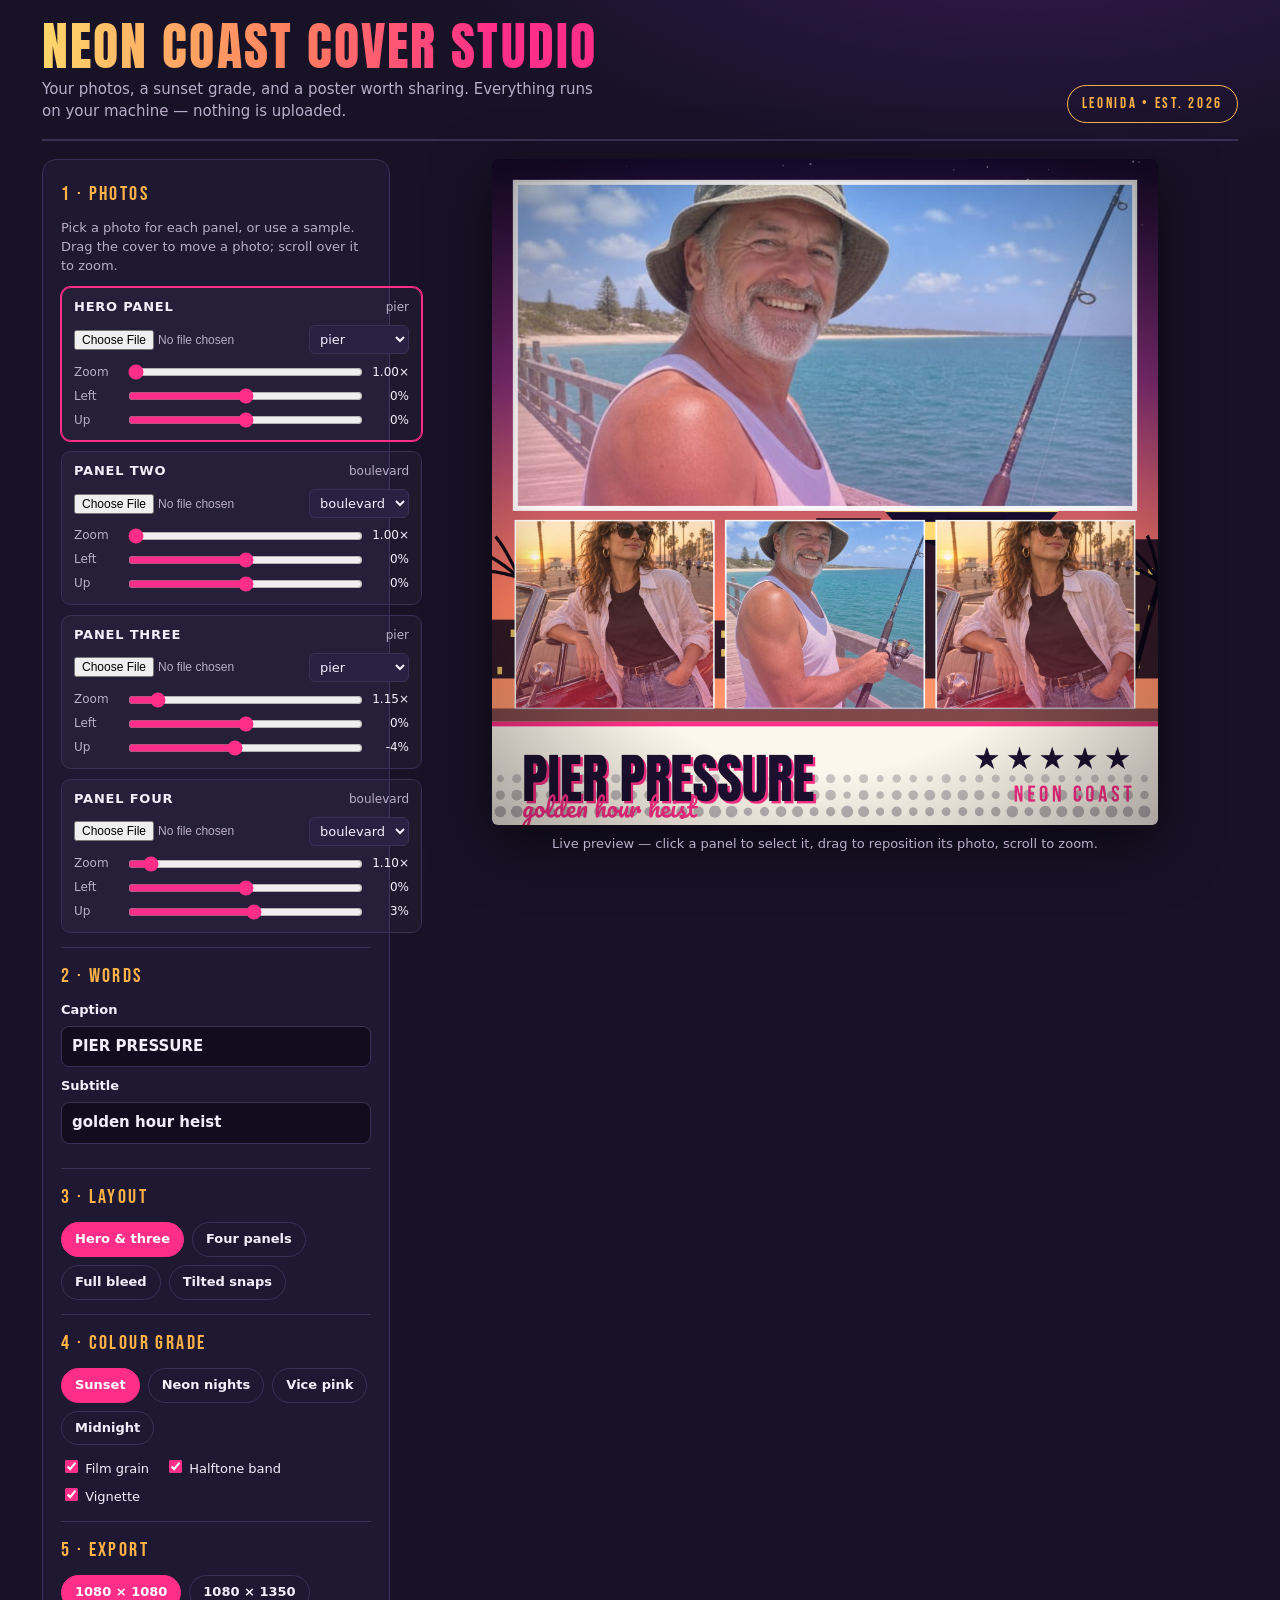
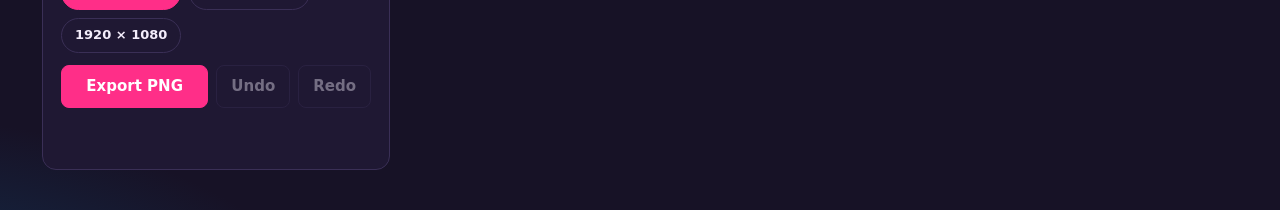
<file: app/index.html>
<!doctype html>
<html lang="en">
<head>
<meta charset="utf-8">
<meta name="viewport" content="width=device-width, initial-scale=1">
<title>Neon Coast Cover Studio</title>
<link rel="icon" href="data:,">
<link rel="stylesheet" href="./style.css">
</head>
<body>
<div class="shell">
  <header class="masthead">
    <div>
      <h1>Neon Coast Cover Studio</h1>
      <p class="tagline">Your photos, a sunset grade, and a poster worth sharing. Everything runs on your machine — nothing is uploaded.</p>
    </div>
    <div class="badge" aria-hidden="true">LEONIDA&nbsp;•&nbsp;EST.&nbsp;2026</div>
  </header>

  <div class="workbench">
    <aside class="panel" aria-label="Cover controls">
      <section class="group">
        <h2>1 · Photos</h2>
        <p class="hint">Pick a photo for each panel, or use a sample. Drag the cover to move a photo; scroll over it to zoom.</p>
        <div class="slots" id="slots"></div>
      </section>

      <section class="group">
        <h2>2 · Words</h2>
        <label class="field">Caption
          <input id="caption" type="text" maxlength="32" value="PIER PRESSURE" autocomplete="off">
        </label>
        <label class="field">Subtitle
          <input id="subtitle" type="text" maxlength="48" value="golden hour heist" autocomplete="off">
        </label>
      </section>

      <section class="group">
        <h2>3 · Layout</h2>
        <div class="choices" id="layouts">
          <button type="button" data-layout="hero" class="choice active">Hero &amp; three</button>
          <button type="button" data-layout="grid4" class="choice">Four panels</button>
          <button type="button" data-layout="fullbleed" class="choice">Full bleed</button>
          <button type="button" data-layout="tilted" class="choice">Tilted snaps</button>
        </div>
      </section>

      <section class="group">
        <h2>4 · Colour grade</h2>
        <div class="choices" id="grades">
          <button type="button" data-grade="sunset" class="choice active">Sunset</button>
          <button type="button" data-grade="neon" class="choice">Neon nights</button>
          <button type="button" data-grade="vice" class="choice">Vice pink</button>
          <button type="button" data-grade="midnight" class="choice">Midnight</button>
        </div>
        <div class="toggles">
          <label><input id="fx-grain" type="checkbox" checked> Film grain</label>
          <label><input id="fx-halftone" type="checkbox" checked> Halftone band</label>
          <label><input id="fx-vignette" type="checkbox" checked> Vignette</label>
        </div>
      </section>

      <section class="group">
        <h2>5 · Export</h2>
        <div class="choices" id="sizes">
          <button type="button" data-size="1080x1080" class="choice active">1080 × 1080</button>
          <button type="button" data-size="1080x1350" class="choice">1080 × 1350</button>
          <button type="button" data-size="1920x1080" class="choice">1920 × 1080</button>
        </div>
        <div class="actions">
          <button id="export" type="button" class="primary">Export PNG</button>
          <button id="undo" type="button">Undo</button>
          <button id="redo" type="button">Redo</button>
        </div>
        <p id="status" class="status" role="status"></p>
      </section>
    </aside>

    <main class="stage-wrap">
      <canvas id="stage" width="1080" height="1080" aria-label="The cover preview"></canvas>
      <p class="stage-note">Live preview — click a panel to select it, drag to reposition its photo, scroll to zoom.</p>
    </main>
  </div>
</div>
<script type="module" src="./src/main.js"></script>
</body>
</html>
</file>
<file: app/style.css>
@font-face {
  font-family: "Anton";
  src: url("./fonts/Anton-Regular.ttf") format("truetype");
  font-display: swap;
}
@font-face {
  font-family: "Pacifico";
  src: url("./fonts/Pacifico-Regular.ttf") format("truetype");
  font-display: swap;
}
@font-face {
  font-family: "Bebas Neue";
  src: url("./fonts/BebasNeue-Regular.ttf") format("truetype");
  font-display: swap;
}

:root {
  --ink: #f4eefc;
  --ink-dim: #b9aec9;
  --paper: #171226;
  --panel: #1f1833;
  --line: #3a2f56;
  --hot: #ff2e88;
  --warm: #ffb347;
  --cool: #00e5ff;
}

* { box-sizing: border-box; }
html, body { margin: 0; min-height: 100%; }
body {
  background: radial-gradient(1100px 600px at 80% -10%, #3d1a5e 0%, transparent 60%),
              radial-gradient(900px 500px at -10% 110%, #123a5e 0%, transparent 55%),
              var(--paper);
  color: var(--ink);
  font: 15px/1.45 system-ui, -apple-system, "Segoe UI", sans-serif;
}

.shell { max-width: 1240px; margin: 0 auto; padding: 22px 22px 40px; }
.masthead {
  display: flex; justify-content: space-between; align-items: flex-end;
  gap: 18px; padding-bottom: 16px; margin-bottom: 18px;
  border-bottom: 2px solid var(--line);
}
.masthead h1 {
  margin: 0; font-family: "Anton", "Arial Narrow", sans-serif; font-weight: 400;
  font-size: clamp(30px, 4.6vw, 52px); letter-spacing: 0.04em; line-height: 0.95;
  text-transform: uppercase;
  background: linear-gradient(92deg, #ffd76a 0%, #ff7e5f 45%, #ff2e88 80%);
  -webkit-background-clip: text; background-clip: text; color: transparent;
}
.tagline { margin: 8px 0 0; color: var(--ink-dim); max-width: 560px; }
.badge {
  font-family: "Bebas Neue", sans-serif; letter-spacing: 0.18em; font-size: 15px;
  color: var(--warm); border: 1px solid var(--warm); border-radius: 999px;
  padding: 7px 14px; white-space: nowrap;
}

.workbench { display: grid; grid-template-columns: 348px 1fr; gap: 22px; align-items: start; }
.panel {
  background: var(--panel); border: 1px solid var(--line); border-radius: 14px;
  padding: 6px 18px 18px;
}
.group { padding: 14px 0; border-bottom: 1px solid var(--line); }
.group:last-child { border-bottom: 0; }
.group h2 {
  margin: 0 0 10px; font-family: "Bebas Neue", sans-serif; font-weight: 400;
  font-size: 20px; letter-spacing: 0.12em; color: var(--warm); text-transform: uppercase;
}
.hint { margin: 0 0 12px; color: var(--ink-dim); font-size: 13px; }

.slots { display: grid; gap: 10px; }
.slot {
  border: 1px solid var(--line); border-radius: 10px; padding: 10px 12px;
  background: rgba(255, 255, 255, 0.03);
}
.slot.active { border-color: var(--hot); box-shadow: 0 0 0 1px var(--hot); }
.slot-head { display: flex; justify-content: space-between; align-items: baseline; margin-bottom: 8px; }
.slot-head strong { font-size: 13px; letter-spacing: 0.06em; text-transform: uppercase; }
.slot-head span { font-size: 12px; color: var(--ink-dim); }
.slot-row { display: flex; gap: 8px; align-items: center; }
.slot-row input[type="file"] { flex: 1; min-width: 0; font-size: 12px; color: var(--ink-dim); }
.slot-row select {
  font: inherit; font-size: 13px; color: var(--ink);
  background: #2a2142; border: 1px solid var(--line); border-radius: 6px; padding: 5px 6px;
}
.sliders { display: grid; grid-template-columns: 44px 1fr 40px; gap: 4px 8px; align-items: center; margin-top: 8px; font-size: 12px; color: var(--ink-dim); }
.sliders output { text-align: right; color: var(--ink); }
input[type="range"] { width: 100%; accent-color: var(--hot); }

.field { display: grid; gap: 6px; font-weight: 600; font-size: 13px; margin-bottom: 10px; }
.field input {
  font: inherit; font-size: 15px; color: var(--ink);
  background: #120d1e; border: 1px solid var(--line); border-radius: 8px; padding: 9px 10px;
}
.field input:focus { outline: 2px solid var(--hot); outline-offset: 1px; }

.choices { display: flex; flex-wrap: wrap; gap: 8px; }
.choice {
  font: inherit; font-size: 13px; font-weight: 600; color: var(--ink);
  background: transparent; border: 1px solid var(--line); border-radius: 999px;
  padding: 7px 13px; cursor: pointer;
}
.choice:hover { border-color: var(--ink-dim); }
.choice.active { background: var(--hot); border-color: var(--hot); color: #fff; }

.toggles { display: flex; flex-wrap: wrap; gap: 6px 16px; margin-top: 12px; font-size: 13px; }
.toggles input { accent-color: var(--hot); }

.actions { display: flex; gap: 8px; margin-top: 12px; }
.actions button {
  font: inherit; font-weight: 700; cursor: pointer;
  border: 1px solid var(--line); border-radius: 8px; padding: 10px 14px;
  background: transparent; color: var(--ink);
}
.actions button.primary { background: var(--hot); border-color: var(--hot); color: #fff; flex: 1; }
.actions button:disabled { opacity: 0.4; cursor: default; }
.status { min-height: 1.4em; margin: 10px 0 0; color: var(--cool); font-size: 13px; }

.stage-wrap { display: flex; flex-direction: column; gap: 10px; align-items: center; }
#stage {
  width: min(100%, 74vh); height: auto; aspect-ratio: 1 / 1;
  border-radius: 6px; box-shadow: 0 18px 60px rgba(0, 0, 0, 0.55);
  background: #241a3d; cursor: grab; touch-action: none;
}
#stage:active { cursor: grabbing; }
.stage-note { margin: 0; color: var(--ink-dim); font-size: 13px; text-align: center; }

body.shot-cover { background: #000; }
body.shot-cover .shell { max-width: none; padding: 0; }
body.shot-cover .masthead, body.shot-cover .panel, body.shot-cover .stage-note { display: none; }
body.shot-cover .workbench { display: block; }
body.shot-cover .stage-wrap { display: block; }
body.shot-cover #stage {
  width: 100vw; height: 100vh; max-width: none; border-radius: 0;
  box-shadow: none; aspect-ratio: auto;
}

@media (max-width: 900px) {
  .workbench { grid-template-columns: 1fr; }
  #stage { width: min(100%, 560px); }
}
</file>
